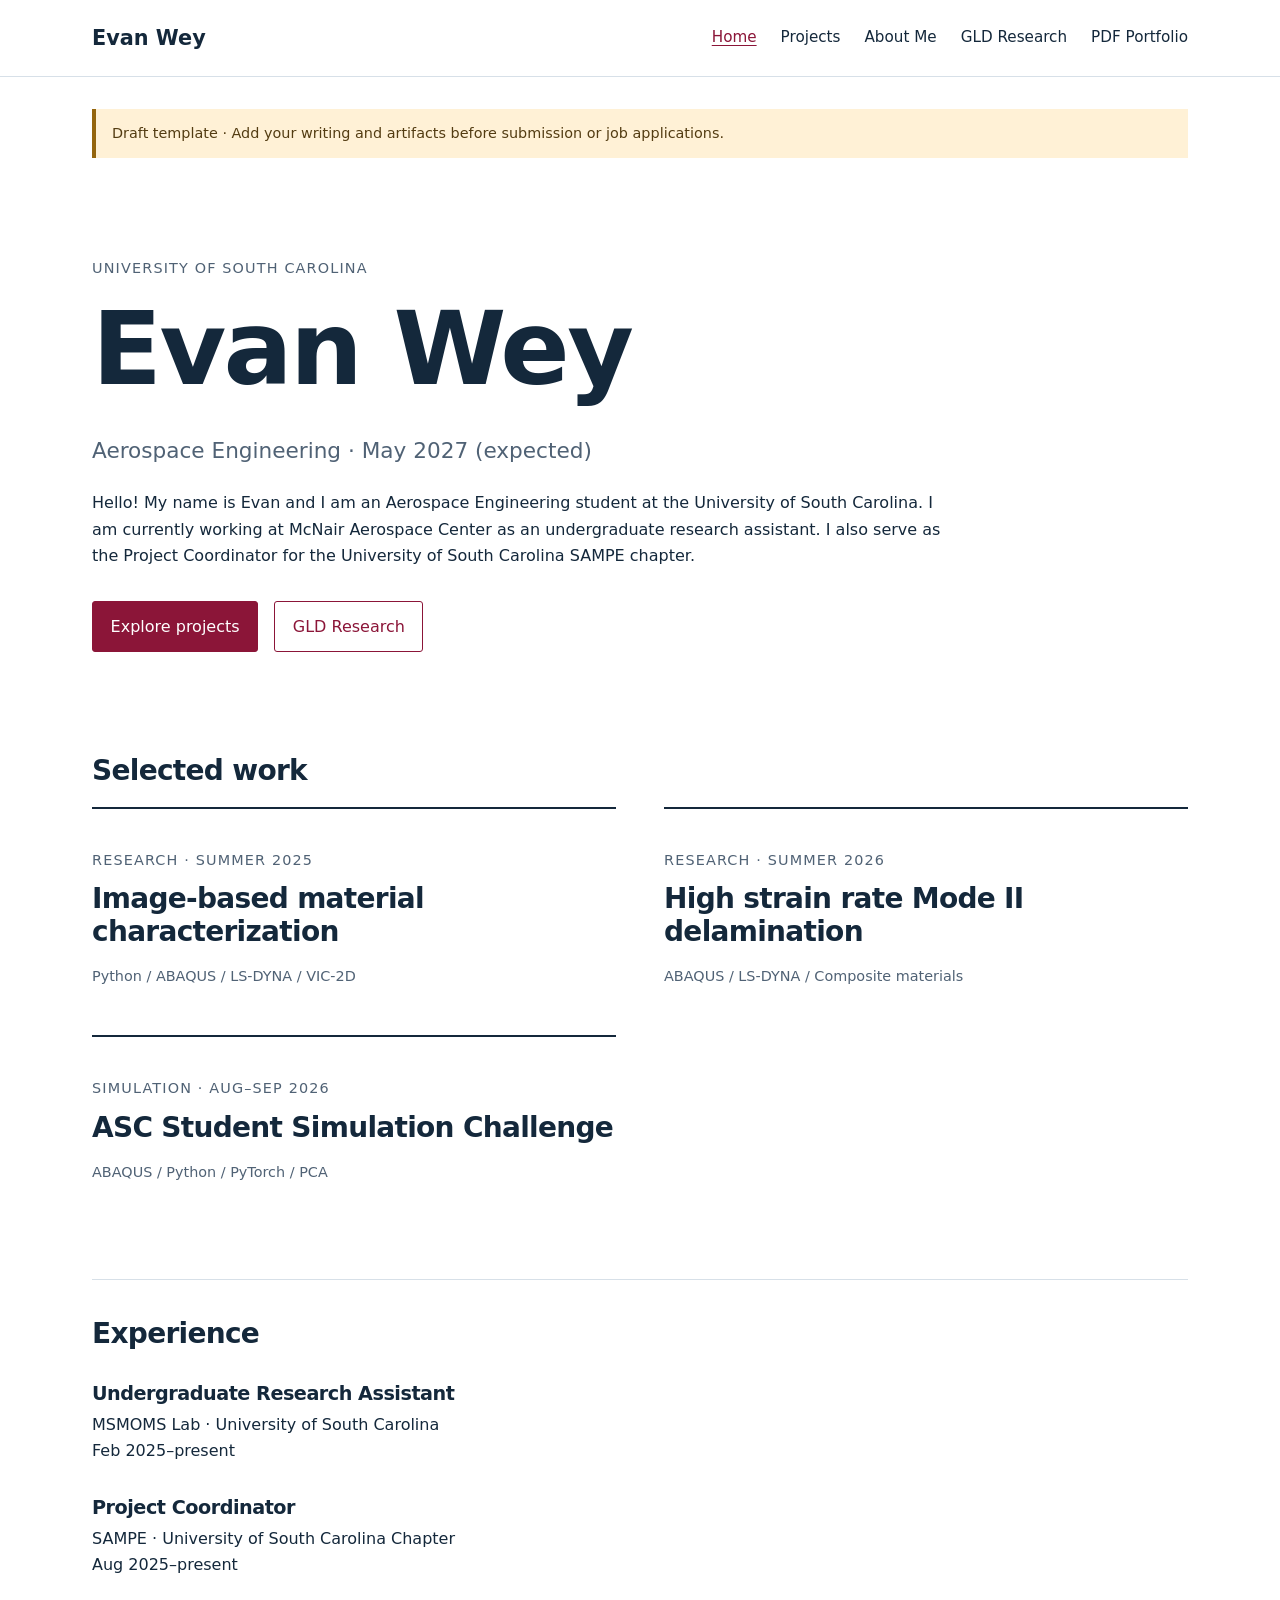
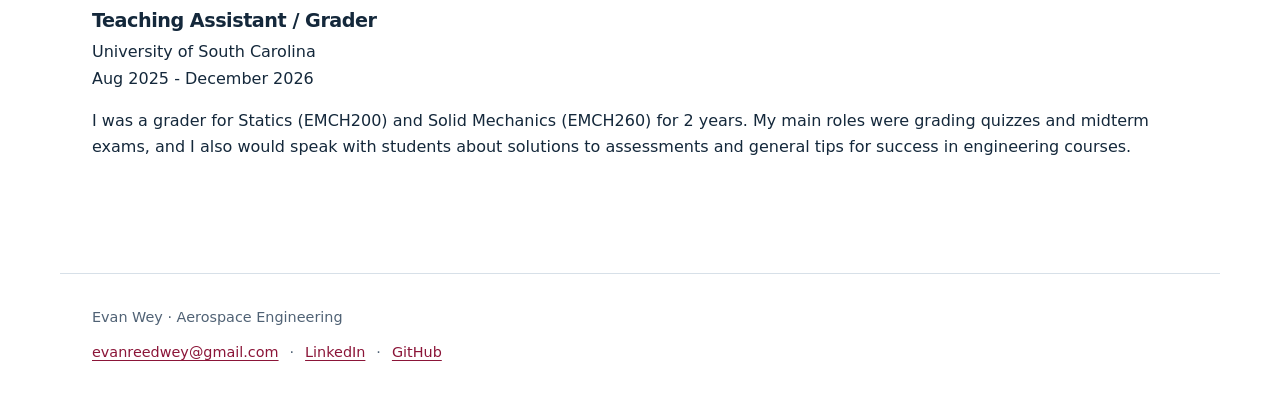
<file: index.html>
<!doctype html>
<html lang="en"><head><meta charset="utf-8"><meta name="viewport" content="width=device-width, initial-scale=1"><title>Evan Wey | Aerospace Engineering</title><link rel="stylesheet" href="styles.css"><script defer src="content.js"></script><script defer src="app.js"></script></head>
<body data-page="home"><a class="skip" href="#main">Skip to content</a><header id="header"></header><main id="main" tabindex="-1"><noscript>This portfolio requires JavaScript. Enable it to view the pages and print portfolio.</noscript></main><footer id="footer"></footer></body></html>
</file>
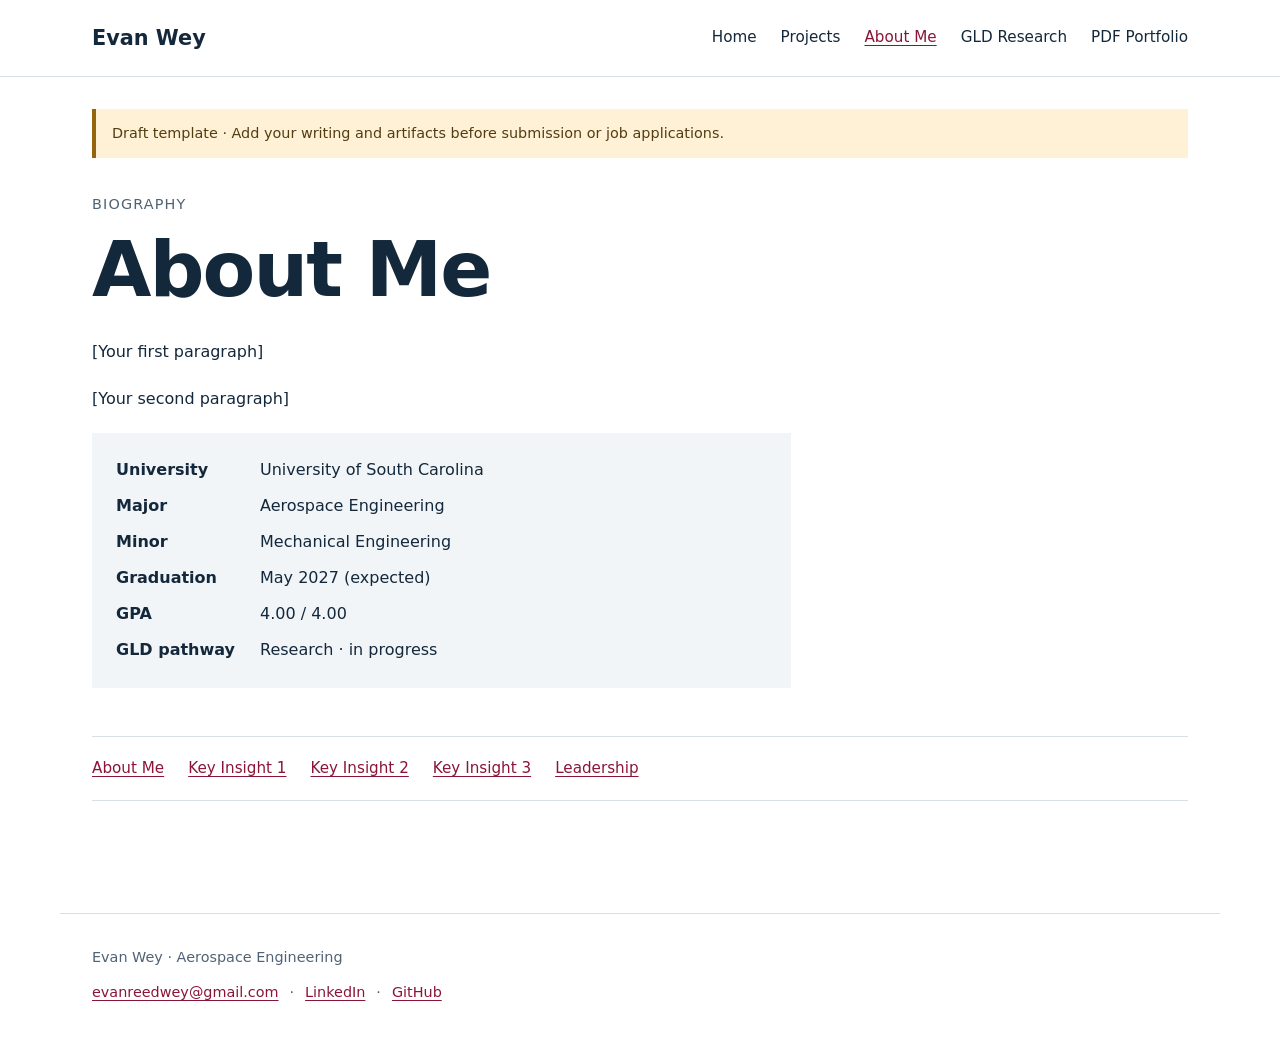
<file: about.html>
<!doctype html>
<html lang="en"><head><meta charset="utf-8"><meta name="viewport" content="width=device-width, initial-scale=1"><title>About Me | Evan Wey</title><link rel="stylesheet" href="styles.css"><script defer src="content.js"></script><script defer src="app.js"></script></head>
<body data-page="about"><a class="skip" href="#main">Skip to content</a><header id="header"></header><main id="main" tabindex="-1"><noscript>This portfolio requires JavaScript. Enable it to view the pages and print portfolio.</noscript></main><footer id="footer"></footer></body></html>
</file>
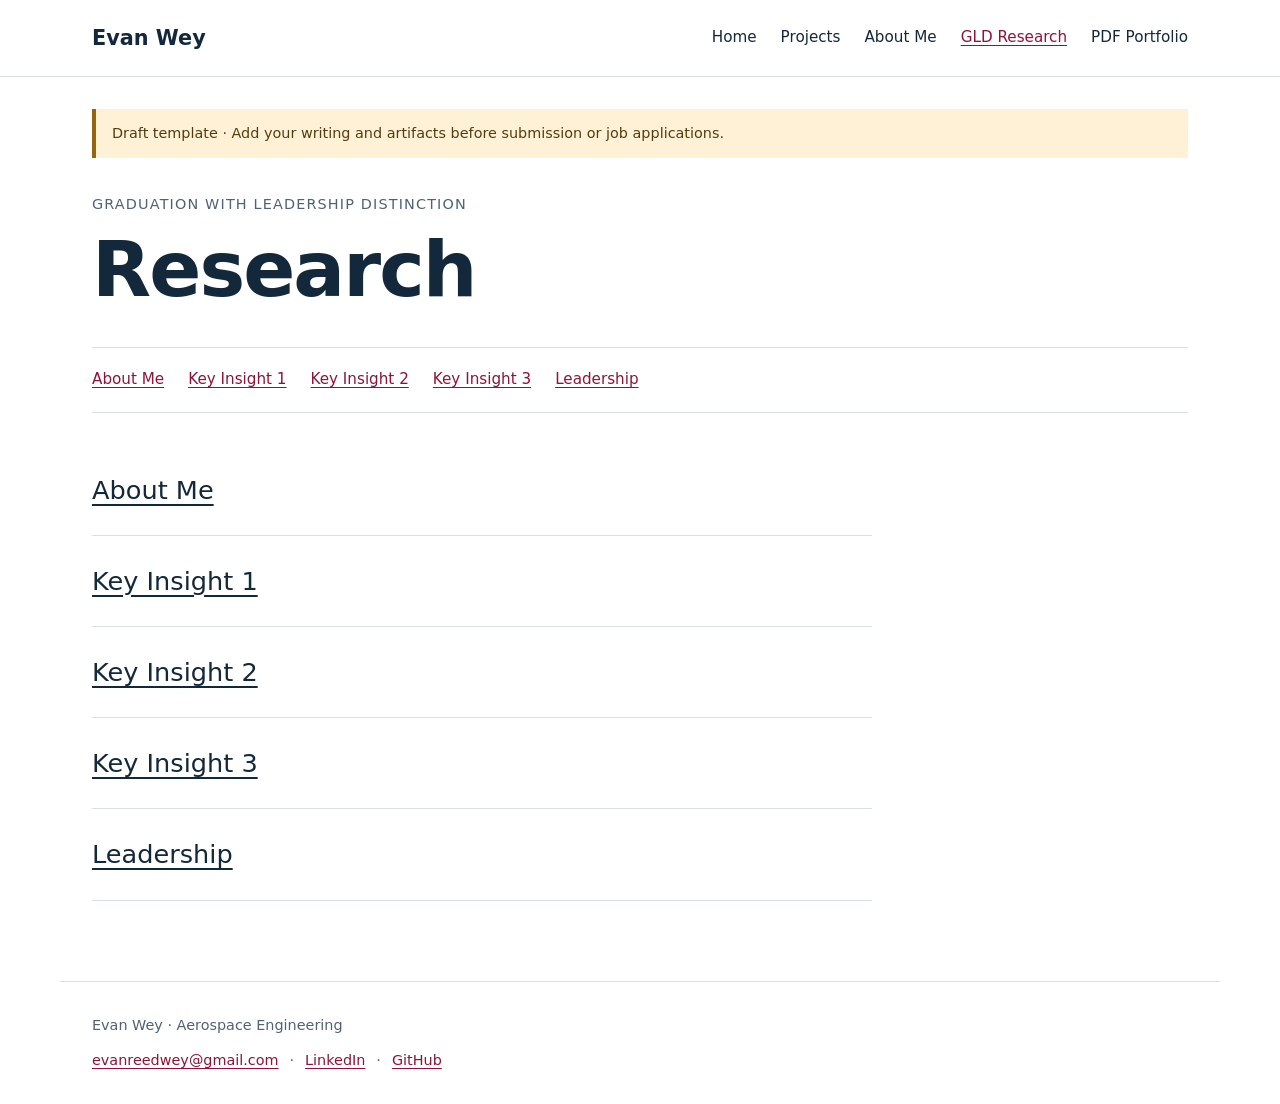
<file: gld.html>
<!doctype html>
<html lang="en"><head><meta charset="utf-8"><meta name="viewport" content="width=device-width, initial-scale=1"><title>GLD Research | Evan Wey</title><link rel="stylesheet" href="styles.css"><script defer src="content.js"></script><script defer src="app.js"></script></head>
<body data-page="gld"><a class="skip" href="#main">Skip to content</a><header id="header"></header><main id="main" tabindex="-1"><noscript>This portfolio requires JavaScript. Enable it to view the pages and print portfolio.</noscript></main><footer id="footer"></footer></body></html>
</file>
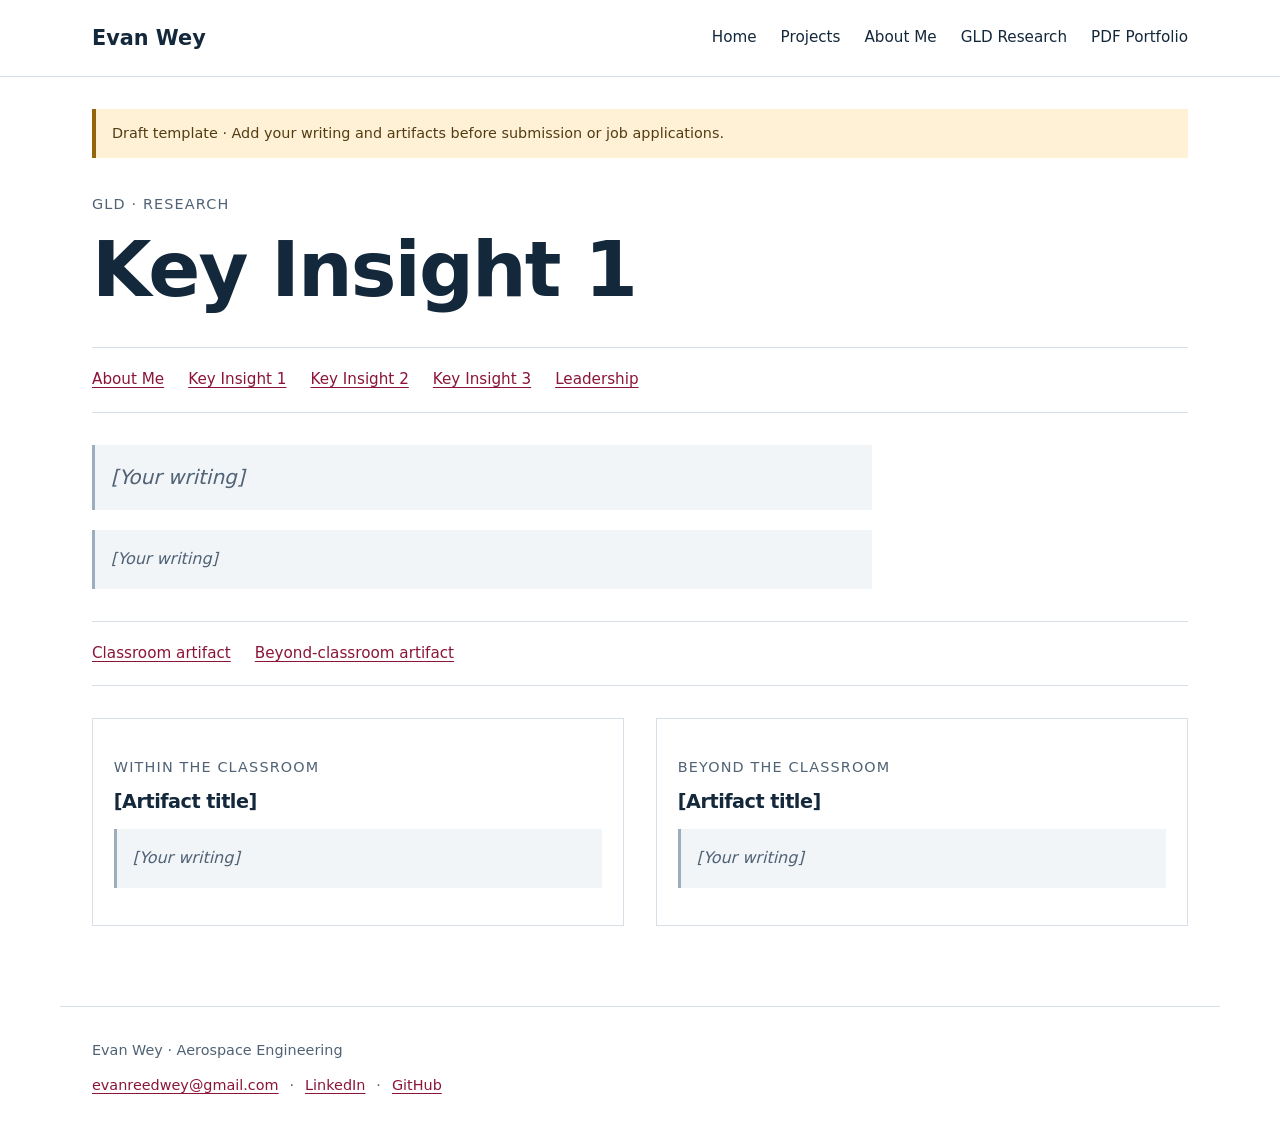
<file: insight-1.html>
<!doctype html>
<html lang="en"><head><meta charset="utf-8"><meta name="viewport" content="width=device-width, initial-scale=1"><title>Key Insight 1 | Evan Wey</title><link rel="stylesheet" href="styles.css"><script defer src="content.js"></script><script defer src="app.js"></script></head>
<body data-page="insight-1"><a class="skip" href="#main">Skip to content</a><header id="header"></header><main id="main" tabindex="-1"><noscript>This portfolio requires JavaScript. Enable it to view the pages and print portfolio.</noscript></main><footer id="footer"></footer></body></html>
</file>
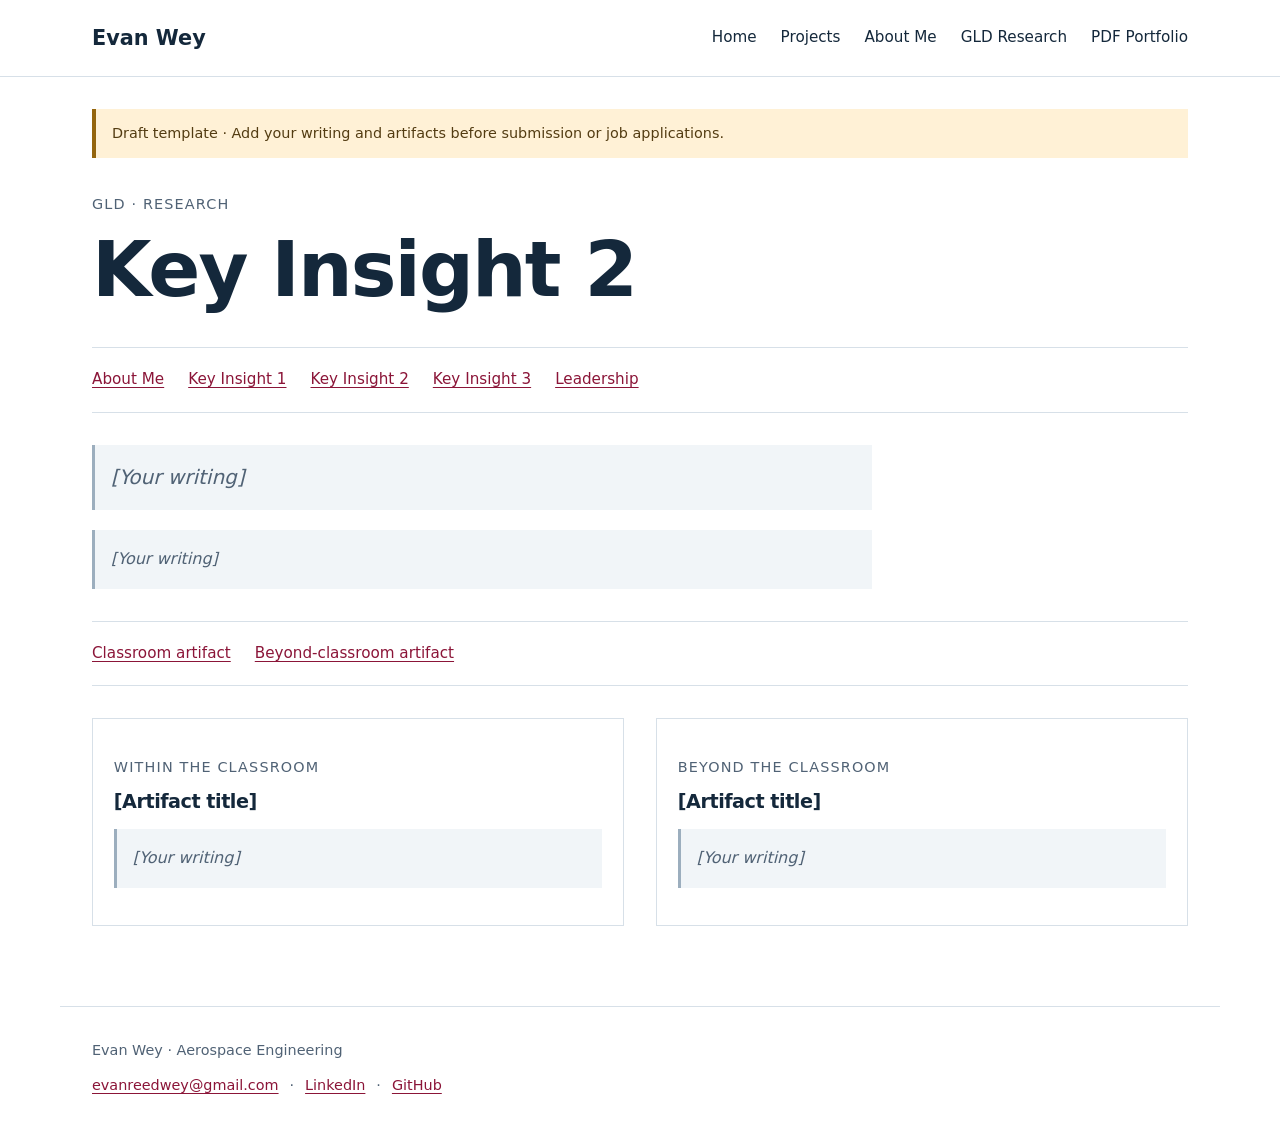
<file: insight-2.html>
<!doctype html>
<html lang="en"><head><meta charset="utf-8"><meta name="viewport" content="width=device-width, initial-scale=1"><title>Key Insight 2 | Evan Wey</title><link rel="stylesheet" href="styles.css"><script defer src="content.js"></script><script defer src="app.js"></script></head>
<body data-page="insight-2"><a class="skip" href="#main">Skip to content</a><header id="header"></header><main id="main" tabindex="-1"><noscript>This portfolio requires JavaScript. Enable it to view the pages and print portfolio.</noscript></main><footer id="footer"></footer></body></html>
</file>
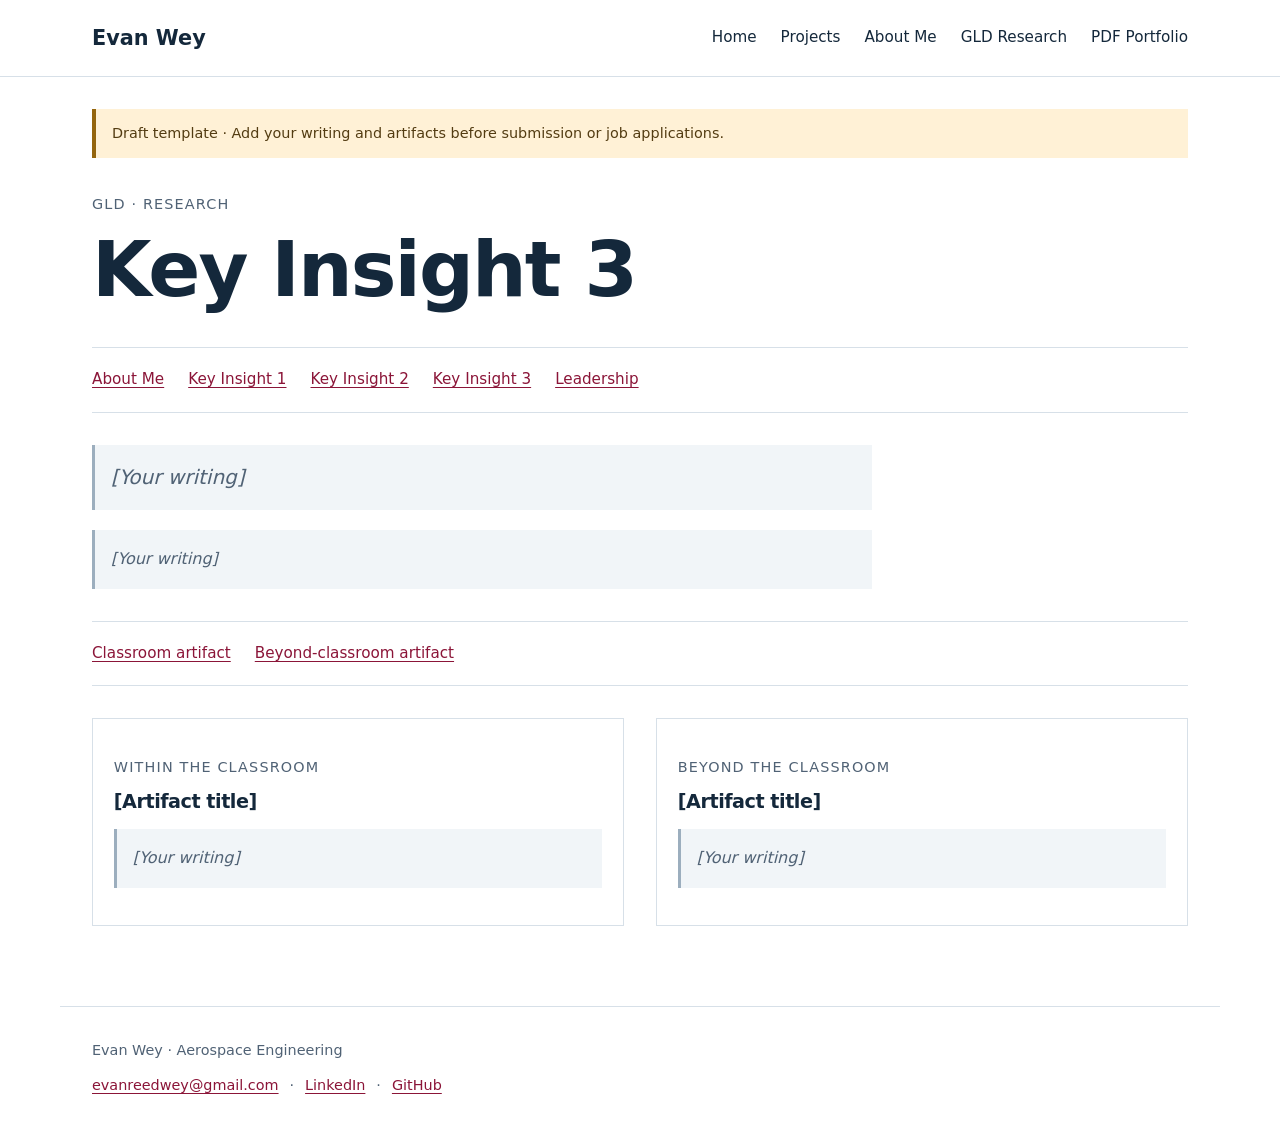
<file: insight-3.html>
<!doctype html>
<html lang="en"><head><meta charset="utf-8"><meta name="viewport" content="width=device-width, initial-scale=1"><title>Key Insight 3 | Evan Wey</title><link rel="stylesheet" href="styles.css"><script defer src="content.js"></script><script defer src="app.js"></script></head>
<body data-page="insight-3"><a class="skip" href="#main">Skip to content</a><header id="header"></header><main id="main" tabindex="-1"><noscript>This portfolio requires JavaScript. Enable it to view the pages and print portfolio.</noscript></main><footer id="footer"></footer></body></html>
</file>
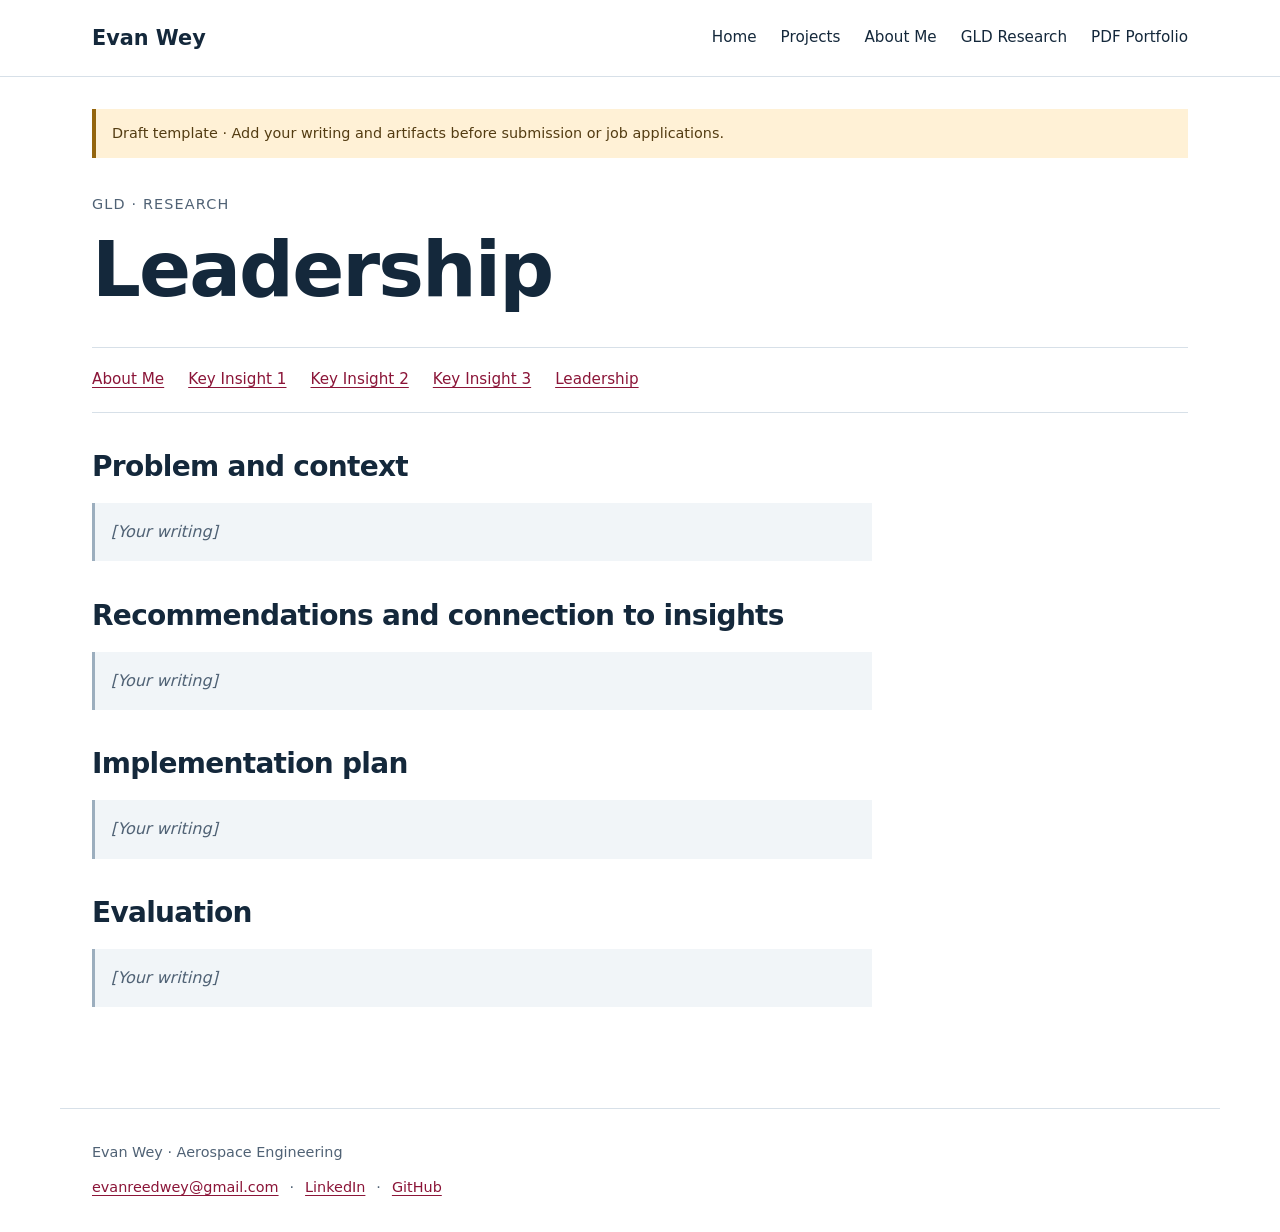
<file: leadership.html>
<!doctype html>
<html lang="en"><head><meta charset="utf-8"><meta name="viewport" content="width=device-width, initial-scale=1"><title>Leadership | Evan Wey</title><link rel="stylesheet" href="styles.css"><script defer src="content.js"></script><script defer src="app.js"></script></head>
<body data-page="leadership"><a class="skip" href="#main">Skip to content</a><header id="header"></header><main id="main" tabindex="-1"><noscript>This portfolio requires JavaScript. Enable it to view the pages and print portfolio.</noscript></main><footer id="footer"></footer></body></html>
</file>
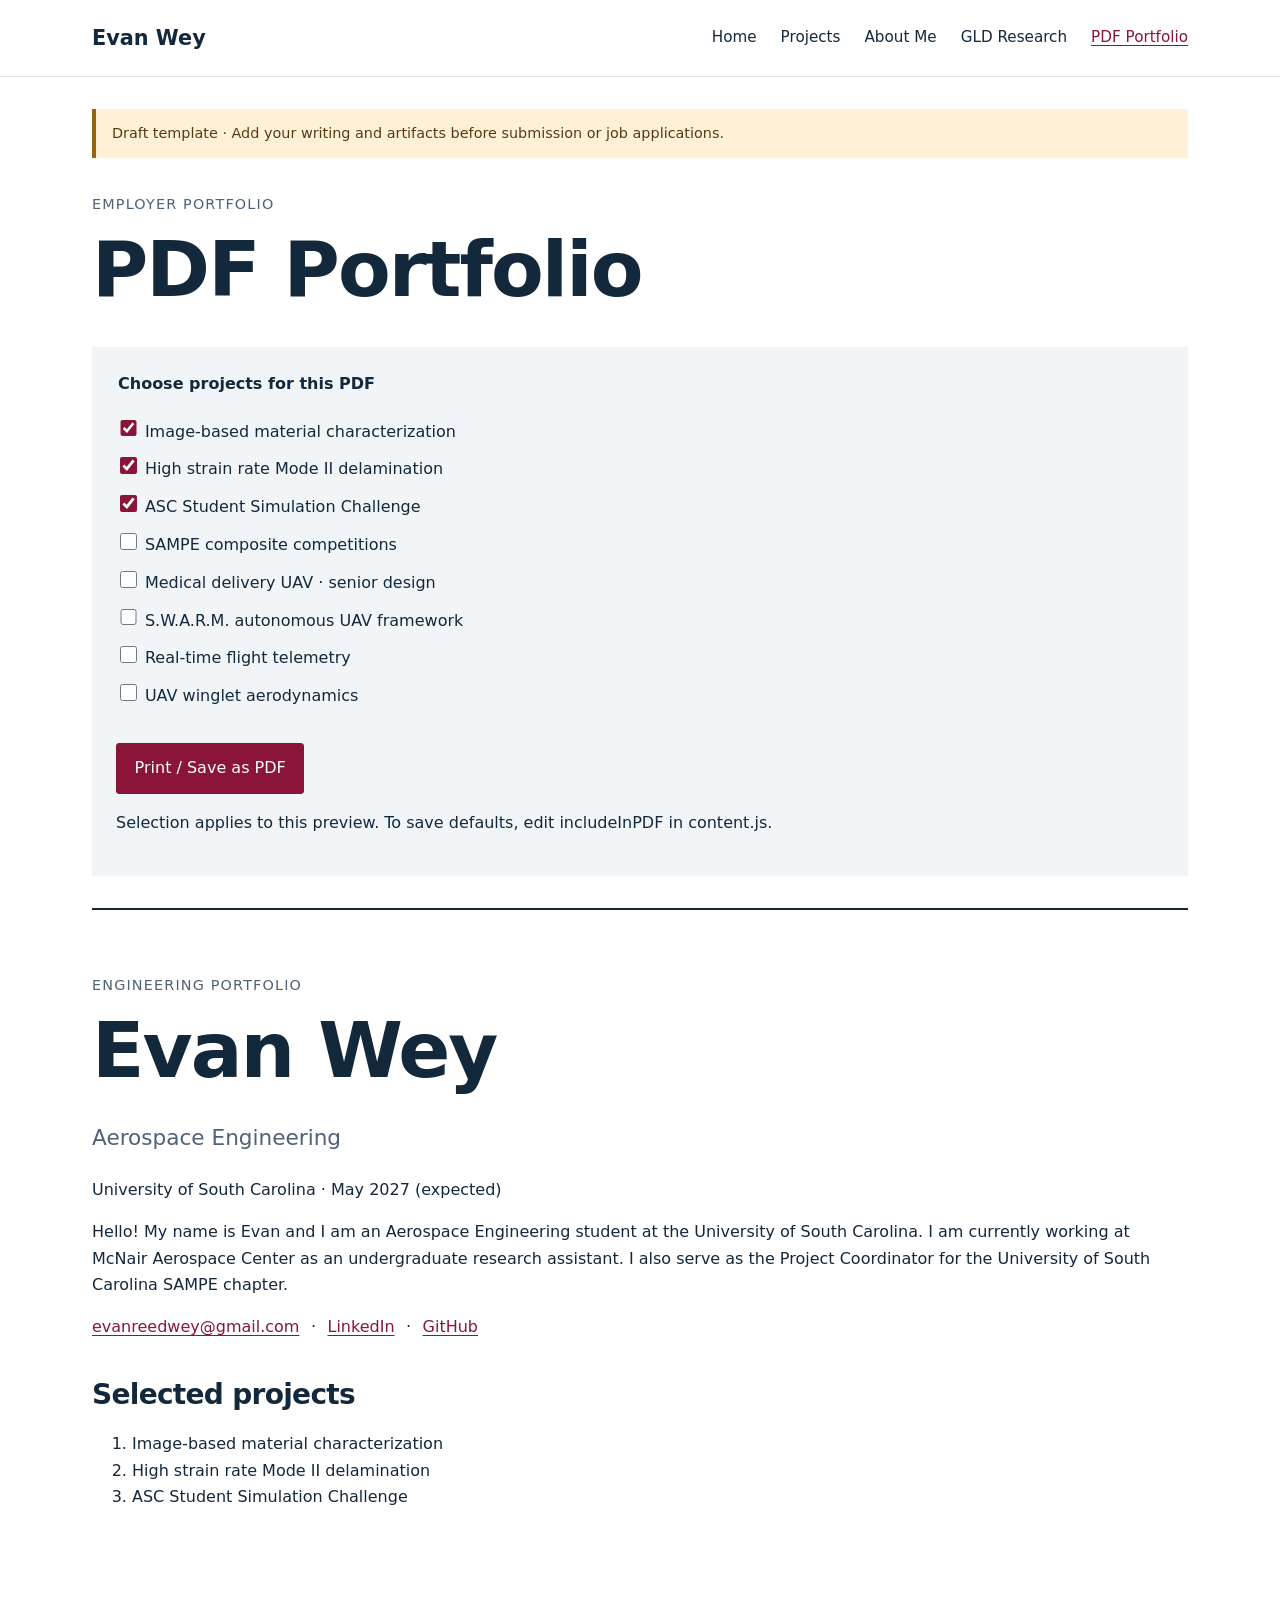
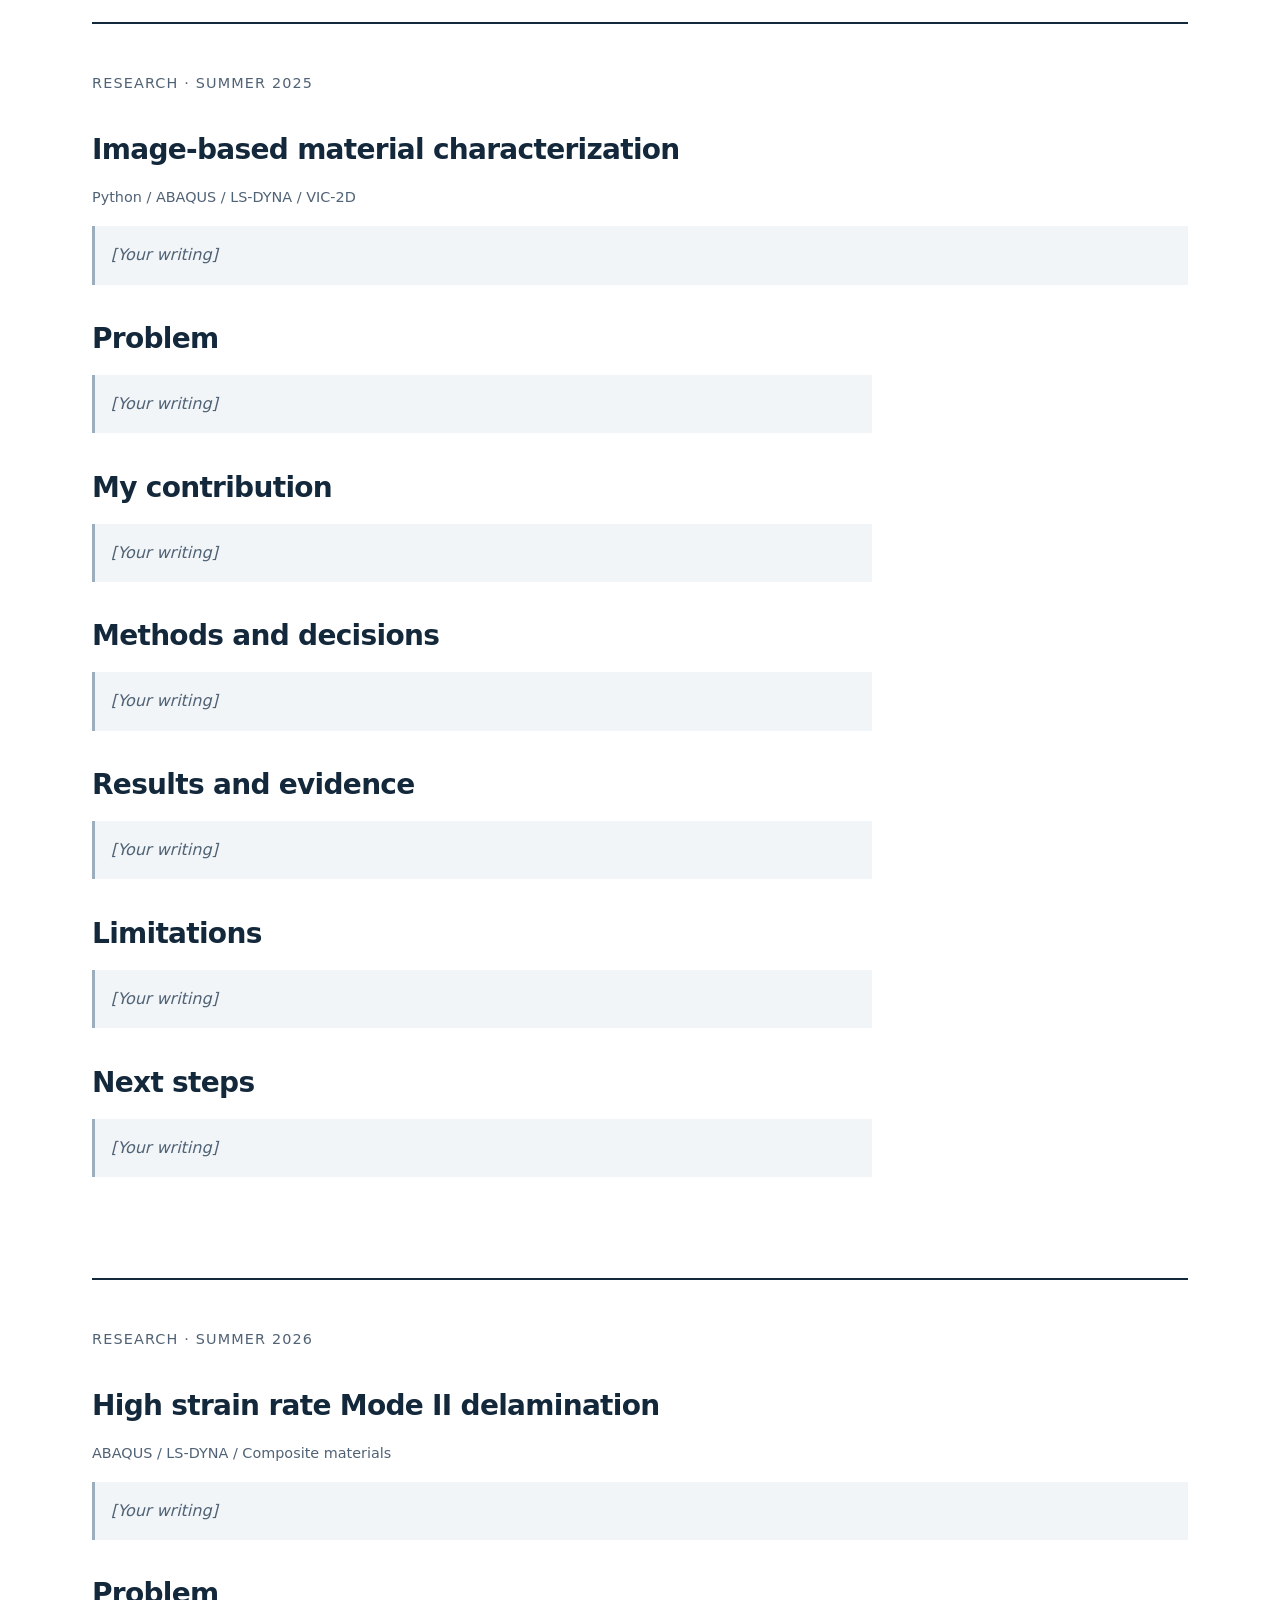
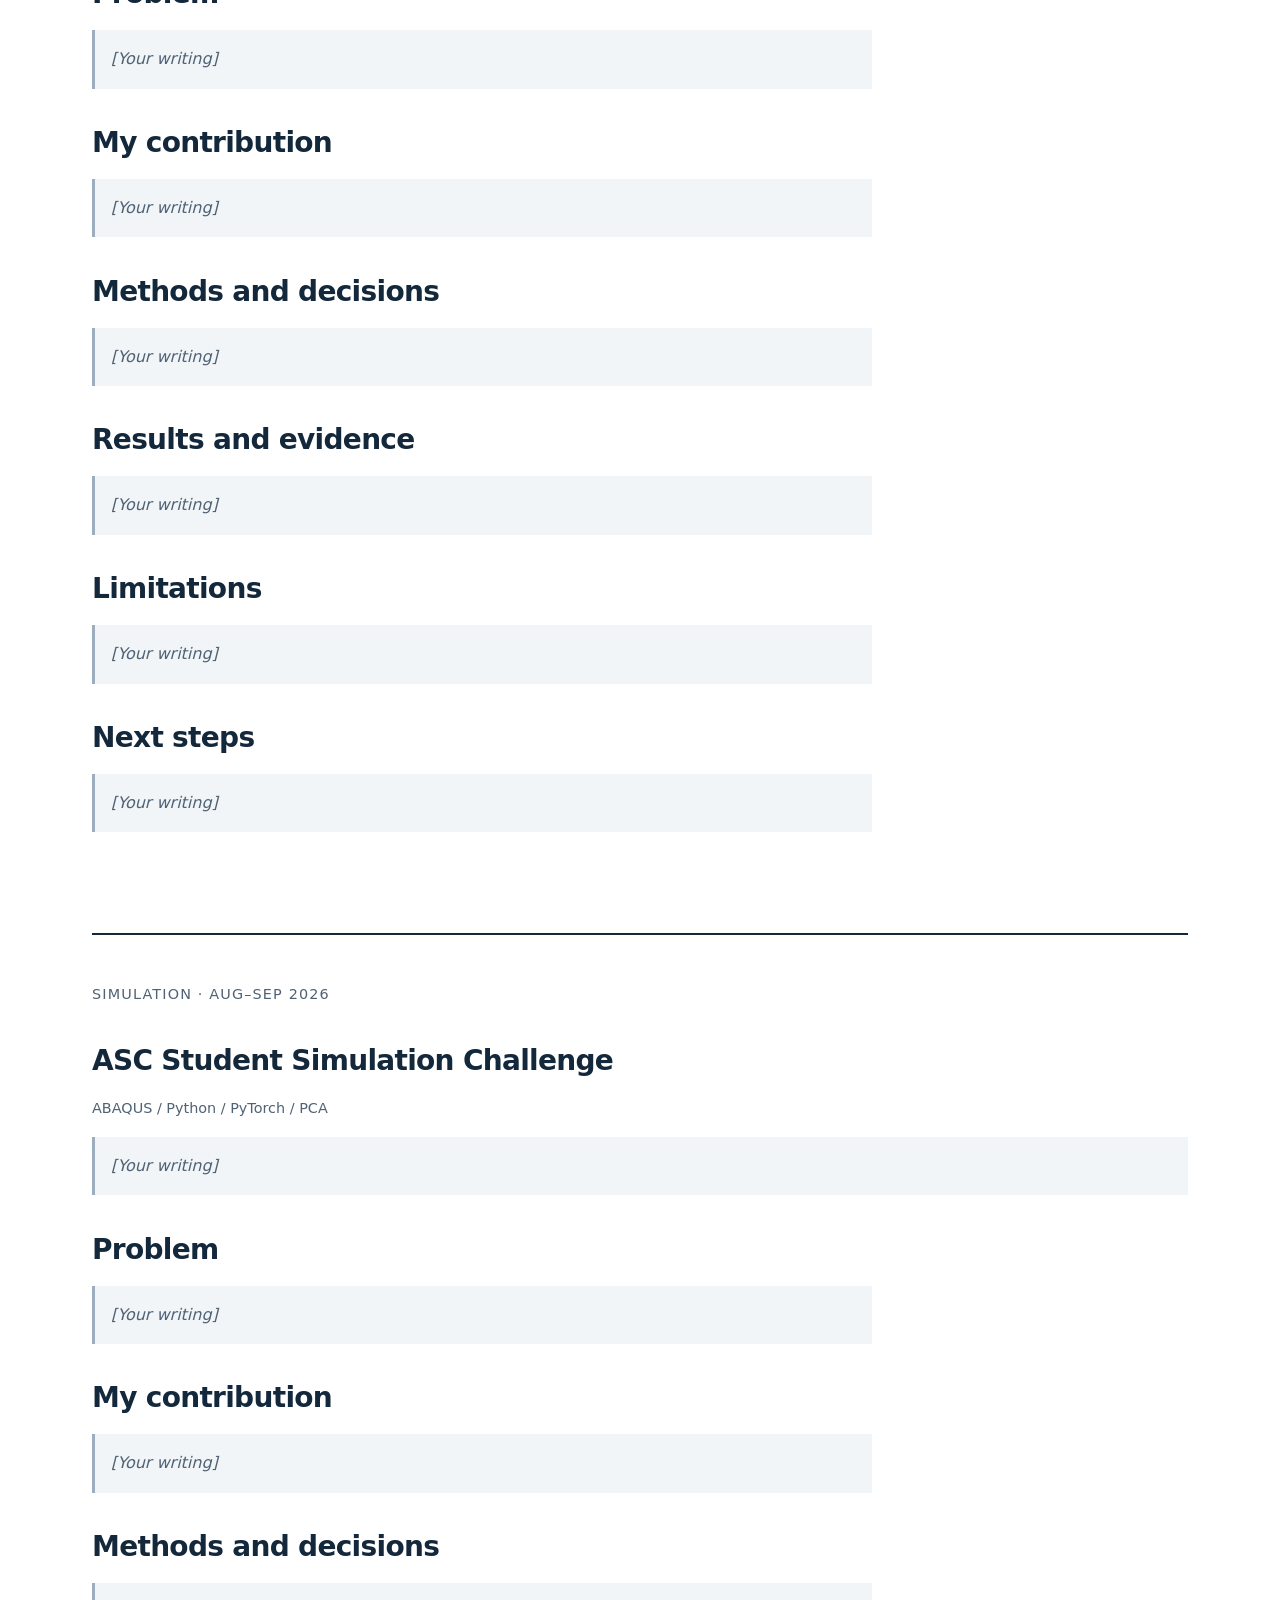
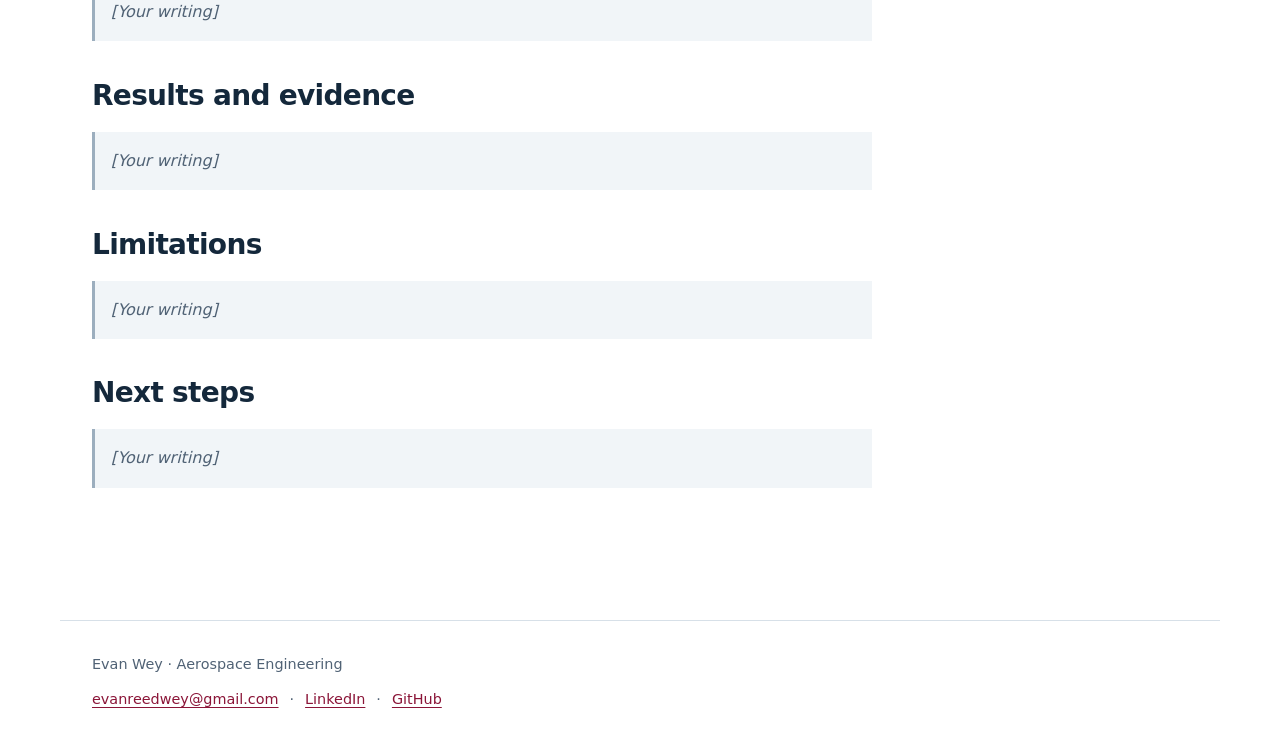
<file: print.html>
<!doctype html>
<html lang="en"><head><meta charset="utf-8"><meta name="viewport" content="width=device-width, initial-scale=1"><title>Engineering Portfolio | Evan Wey</title><link rel="stylesheet" href="styles.css"><script defer src="content.js"></script><script defer src="app.js"></script></head>
<body data-page="print"><a class="skip" href="#main">Skip to content</a><header id="header"></header><main id="main" tabindex="-1"><noscript>This portfolio requires JavaScript. Enable it to view the pages and print portfolio.</noscript></main><footer id="footer"></footer></body></html>
</file>
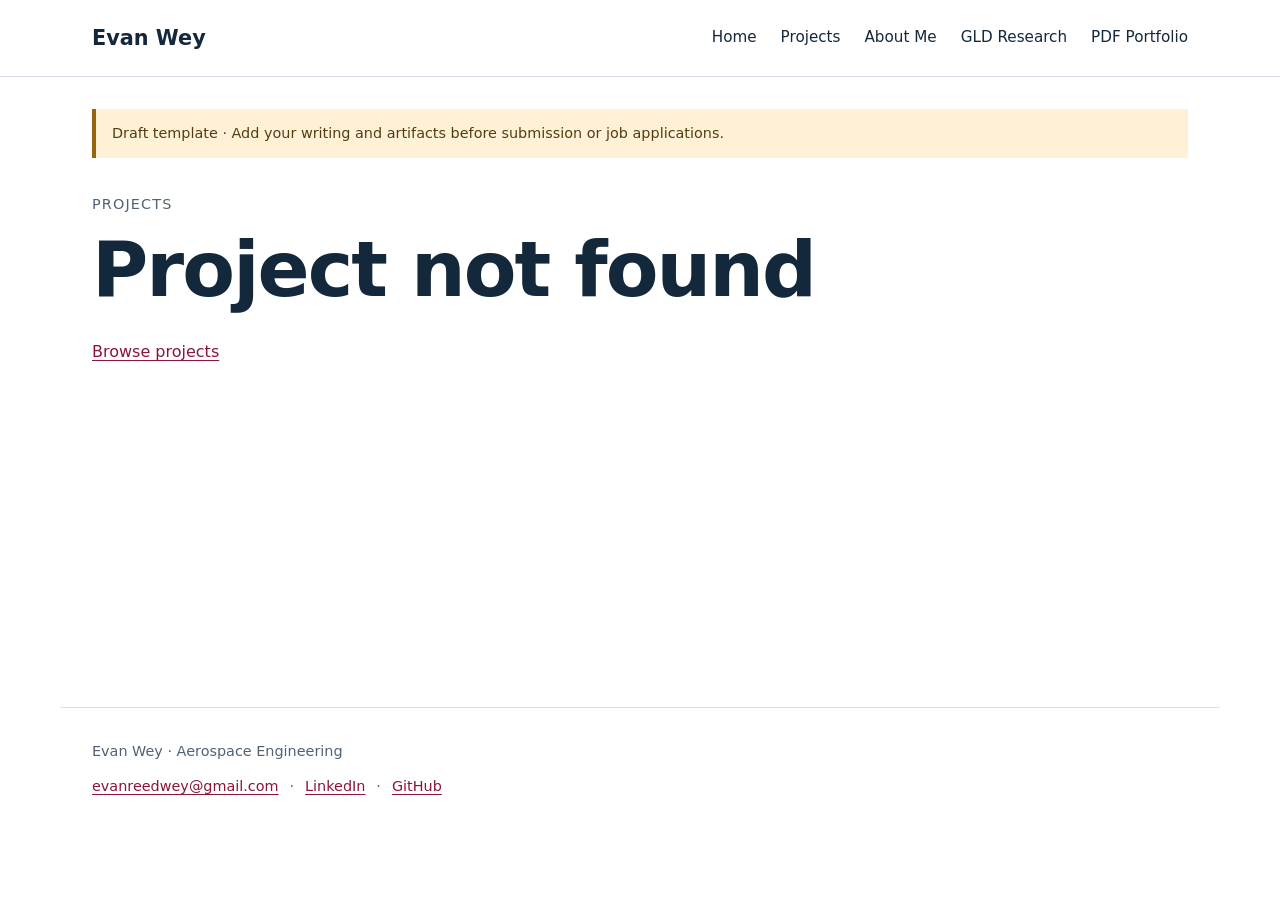
<file: project.html>
<!doctype html>
<html lang="en"><head><meta charset="utf-8"><meta name="viewport" content="width=device-width, initial-scale=1"><title>Project | Evan Wey</title><link rel="stylesheet" href="styles.css"><script defer src="content.js"></script><script defer src="app.js"></script></head>
<body data-page="project"><a class="skip" href="#main">Skip to content</a><header id="header"></header><main id="main" tabindex="-1"><noscript>This portfolio requires JavaScript. Enable it to view the pages and print portfolio.</noscript></main><footer id="footer"></footer></body></html>
</file>
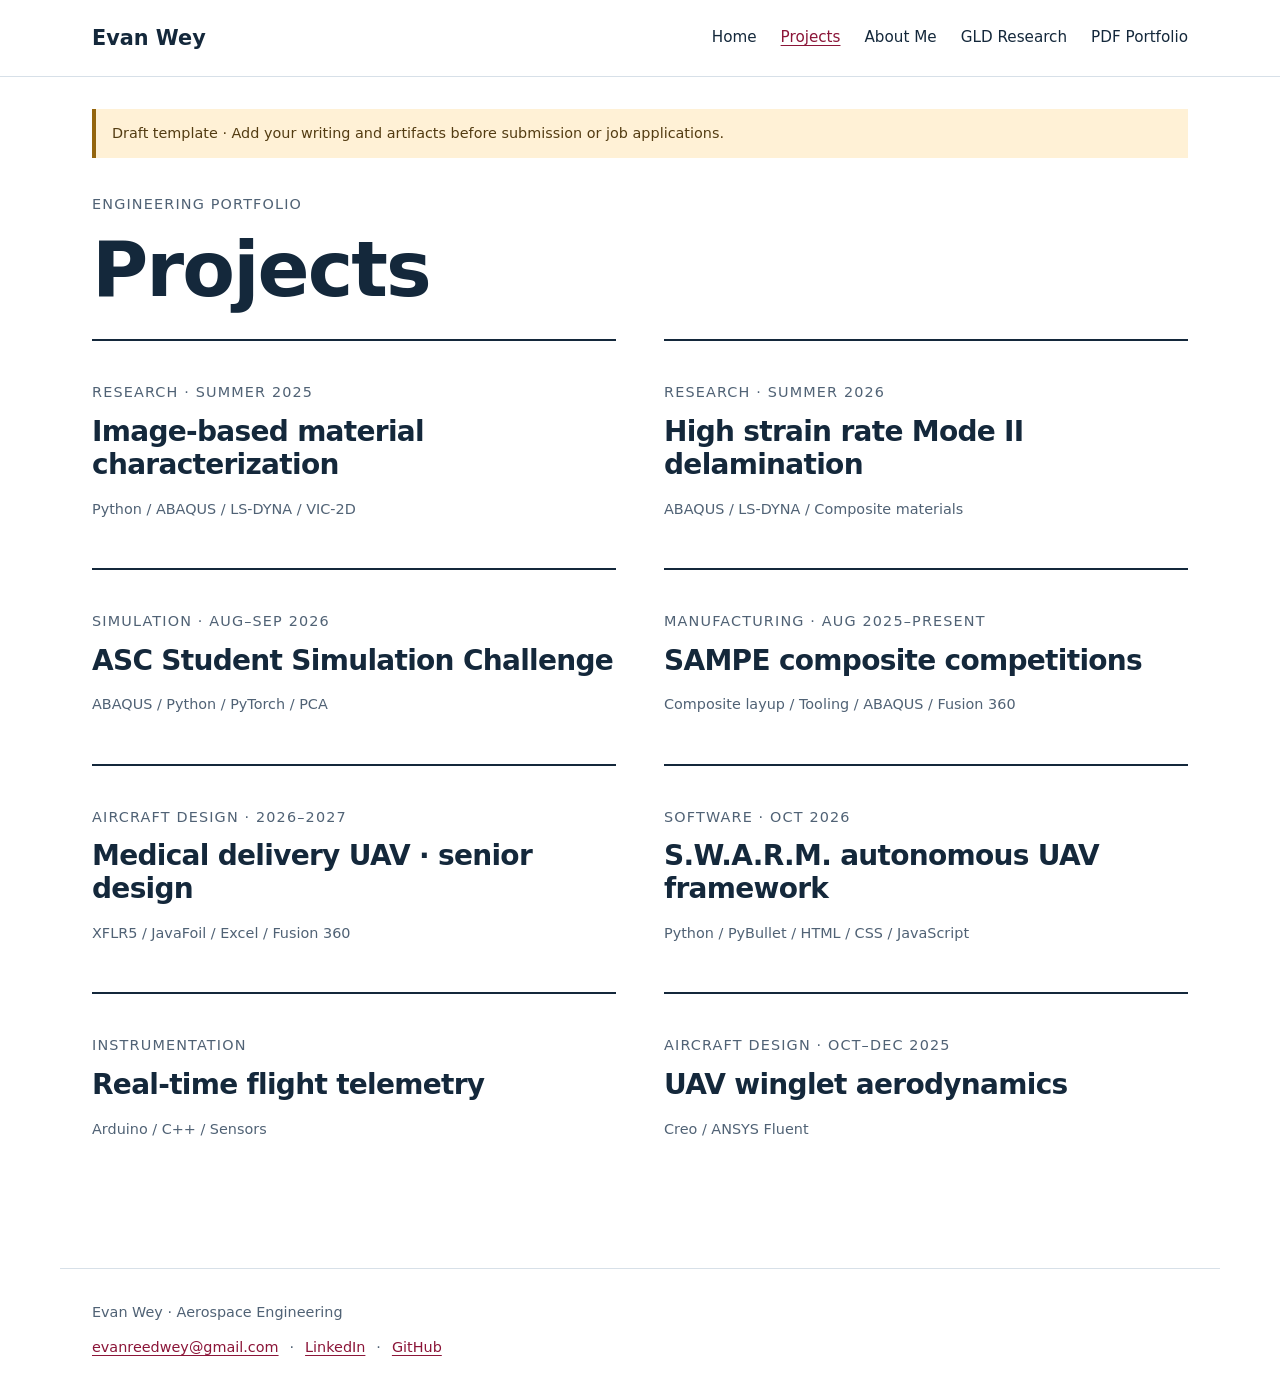
<file: projects.html>
<!doctype html>
<html lang="en"><head><meta charset="utf-8"><meta name="viewport" content="width=device-width, initial-scale=1"><title>Projects | Evan Wey</title><link rel="stylesheet" href="styles.css"><script defer src="content.js"></script><script defer src="app.js"></script></head>
<body data-page="projects"><a class="skip" href="#main">Skip to content</a><header id="header"></header><main id="main" tabindex="-1"><noscript>This portfolio requires JavaScript. Enable it to view the pages and print portfolio.</noscript></main><footer id="footer"></footer></body></html>
</file>
<file: styles.css>
:root{--ink:#14283b;--accent:#8b1538;--paper:#fff;--muted:#506275;--line:#d7e0e8;--wash:#f1f5f8;font:100%/1.65 system-ui,-apple-system,BlinkMacSystemFont,"Segoe UI",sans-serif;color:var(--ink);background:var(--paper)}*{box-sizing:border-box}body{margin:0}a{color:var(--accent);text-underline-offset:.2em}a:hover{text-decoration-thickness:2px}a:focus-visible,button:focus-visible,input:focus-visible{outline:3px solid #137bba;outline-offset:5px}header{border-bottom:1px solid var(--line)}.header-inner{max-width:1160px;padding:1.3rem 2rem;margin:auto;display:flex;align-items:center;justify-content:space-between;gap:1.5rem}.brand{font-weight:750;font-size:1.3rem;color:var(--ink);text-decoration:none}nav{display:flex;flex-wrap:wrap;gap:.7rem 1.5rem}header nav a{color:var(--ink);font-size:.95rem;text-decoration:none}header nav a[aria-current]{color:var(--accent);text-decoration:underline}main{max-width:1160px;margin:auto;padding:2rem 2rem 5rem;min-height:70vh}h1,h2,h3{line-height:1.17;letter-spacing:-.025em}h1{font-size:clamp(2.4rem,6vw,4.8rem);font-weight:650;margin:.4rem 0 1.5rem;max-width:1000px}h2{font-size:1.75rem;margin:2.4rem 0 1.2rem}h3{font-size:1.2rem}.hero{padding:3rem 0 4rem;max-width:850px}.hero h1{font-size:clamp(3.5rem,8vw,6.8rem)}.eyebrow{font-size:.9rem;letter-spacing:.08em;text-transform:uppercase;color:var(--muted);margin:1rem 0 .5rem}.subtitle{font-size:1.35rem;color:var(--muted)}.prose{max-width:780px}.prose p{margin:0 0 1.3rem}.actions{display:flex;flex-wrap:wrap;gap:1rem;margin-top:2rem}.button{display:inline-block;background:var(--accent);border:1px solid var(--accent);color:white;padding:.7rem 1.1rem;border-radius:3px;font:inherit;text-decoration:none;cursor:pointer}.secondary{color:var(--accent);background:white}.project-list{display:grid;grid-template-columns:repeat(2,minmax(0,1fr));gap:0 3rem}.project-card{padding:1.5rem 0 2rem;border-top:2px solid var(--ink)}.project-card h2{margin:.7rem 0 1rem}.project-card h2 a{color:var(--ink);text-decoration:none}.project-card h2 a:hover{text-decoration:underline}.tools{font-size:.9rem;color:var(--muted)}.experience{border-top:1px solid var(--line);margin-top:3rem}.experience article{margin:2rem 0}.experience h3{margin-bottom:.4rem}.experience p{margin-top:.4rem}.section-nav{padding:1.2rem 0;border-block:1px solid var(--line);margin:2rem 0}.section-nav a{font-size:.95rem}.gld-index{max-width:780px}.index-row{display:block;padding:1.5rem 0;border-bottom:1px solid var(--line);font-size:1.6rem;color:var(--ink)}.placeholder{padding:1rem;border-left:3px solid #9caebe;background:var(--wash);color:var(--muted);font-style:italic}.draft-notice{background:#fff1d6;border-left:4px solid #94650d;padding:.8rem 1rem;font-size:.9rem;margin-bottom:2.2rem;color:#533c12}.about-grid{display:grid;grid-template-columns:2fr 1fr;gap:3rem}.headshot{width:100%;max-width:300px;border-radius:4px}dl{display:grid;grid-template-columns:8rem 1fr;gap:.6rem 1rem;padding:1.5rem;background:var(--wash)}dt{font-weight:600}dd{margin:0}.artifact-grid{display:grid;grid-template-columns:1fr 1fr;gap:2rem}.artifact{padding:1.3rem;border:1px solid var(--line);overflow-wrap:anywhere}.artifact h3{margin:.7rem 0}img{max-width:100%;height:auto}figure{margin:2rem 0;break-inside:avoid}figcaption{font-size:.9rem;color:var(--muted)}figcaption p{margin:.5rem 0}.resources{display:flex;gap:1rem;flex-wrap:wrap;margin-top:2rem}.back{display:inline-block;margin-bottom:1.5rem}.learning{font-size:1.25rem}.print-controls{background:var(--wash);padding:1.5rem;margin:2rem 0}.print-controls fieldset{border:0;padding:0;margin:0 0 1.5rem}.print-controls legend{font-weight:650;margin-bottom:.6rem}.print-controls label{display:block;margin:.6rem 0}.print-controls input{accent-color:var(--accent);width:1.05rem;height:1.05rem}.print-cover{padding:3rem 0;border-top:2px solid var(--ink)}#print-content .case-study{border-top:2px solid var(--ink);padding:2rem 0;margin-top:3rem}footer{border-top:1px solid var(--line);padding:2rem;max-width:1160px;margin:auto;font-size:.9rem;color:var(--muted)}.contact{overflow-wrap:anywhere;margin-top:.7rem}.contact span{margin:0 .4rem}.skip{position:absolute;left:1rem;top:-6rem;background:white;padding:1rem;z-index:10}.skip:focus{top:1rem}.print-source{font-size:.85rem}
@media(max-width:700px){.header-inner{align-items:flex-start;flex-direction:column;padding:1rem}header nav{gap:.6rem 1rem}main{padding:1.5rem 1rem 3rem}.hero{padding:1rem 0 2rem}.project-list,.artifact-grid,.about-grid{grid-template-columns:1fr;gap:1.5rem}h1{overflow-wrap:anywhere}.headshot{order:-1;max-width:200px}dl{grid-template-columns:1fr}dd{margin-bottom:.6rem}}
@page{size:Letter;margin:.65in}
@media print{html{font-size:10.5pt;line-height:1.45;color:#111}header,footer,.skip,.print-controls,.section-nav,.back,.actions{display:none!important}main{padding:0;max-width:none}body[data-page="print"] #main>h1,body[data-page="print"] #main>.eyebrow{display:none}.draft-notice{font-size:10pt;background:none;border:1pt solid #555}h1{font-size:32pt;margin:0 0 14pt}h2{font-size:17pt;margin:17pt 0 8pt}h3{font-size:13pt}p{orphans:3;widows:3}.subtitle{font-size:15pt}.eyebrow,.tools,figcaption{font-size:9.5pt}a{color:#111}img{max-height:3.8in;object-fit:contain}.print-cover{break-after:page;padding:0;border:0}#print-content .case-study{break-before:page;border:0;margin:0;padding:0}.case-study section{max-width:none}h1,h2,h3{break-after:avoid}.artifact-grid,.project-list{display:block}.artifact,.project-card{margin-bottom:14pt}.placeholder{background:none;border:1pt dashed #888;padding:6pt}.print-source a:after{content:" · " attr(href);overflow-wrap:anywhere}}
</file>
